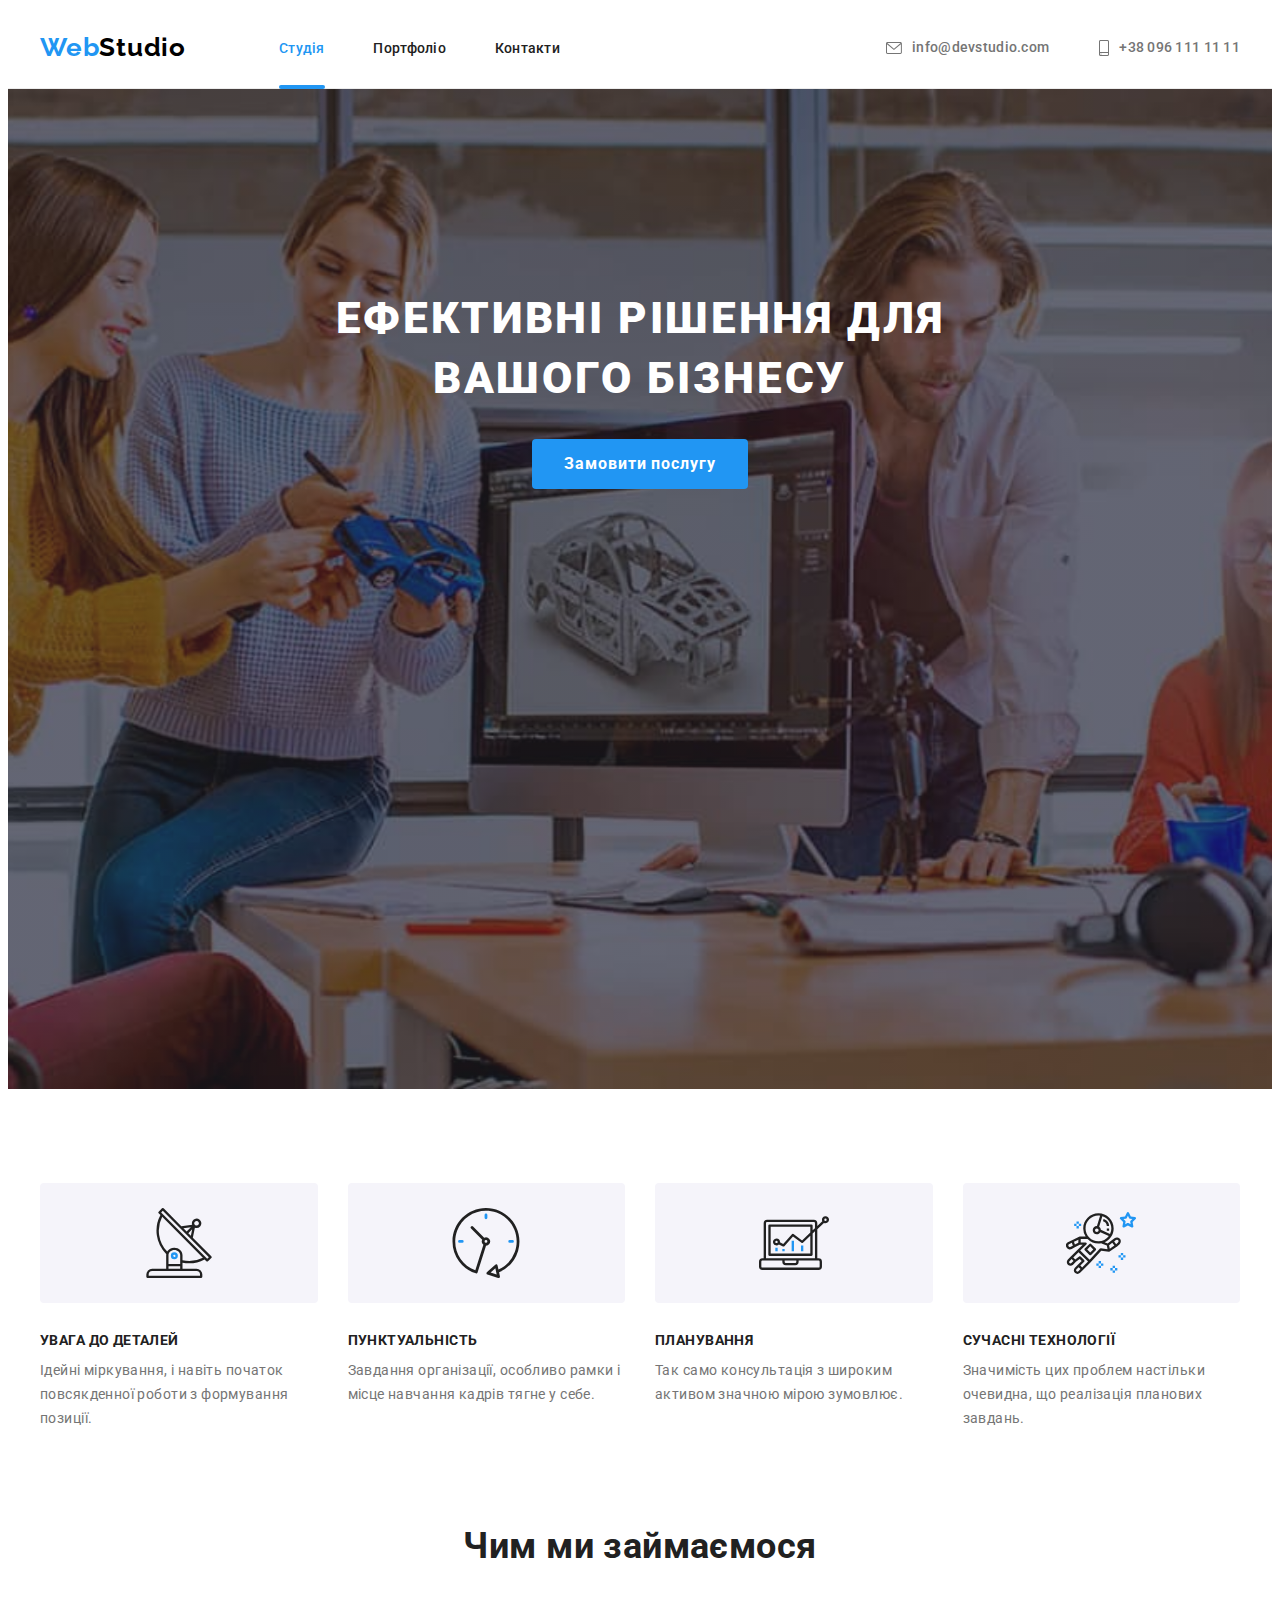
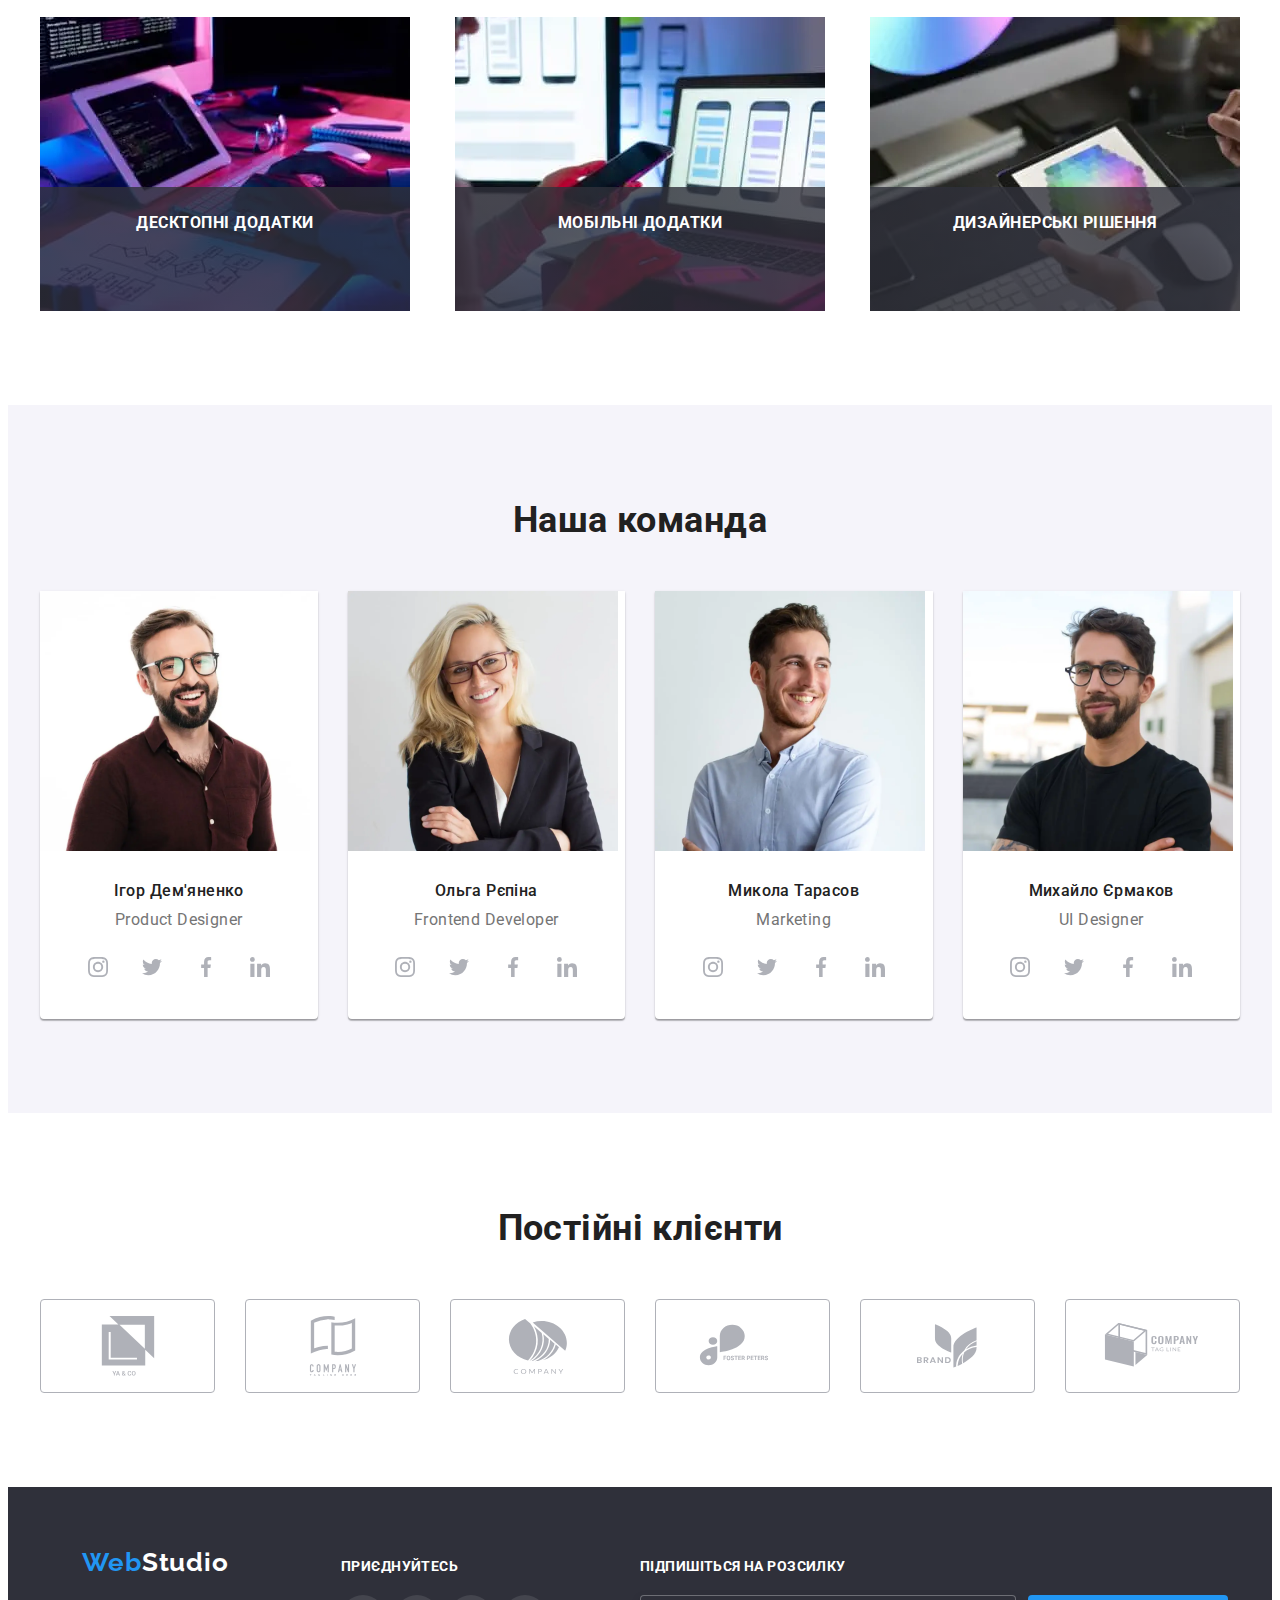
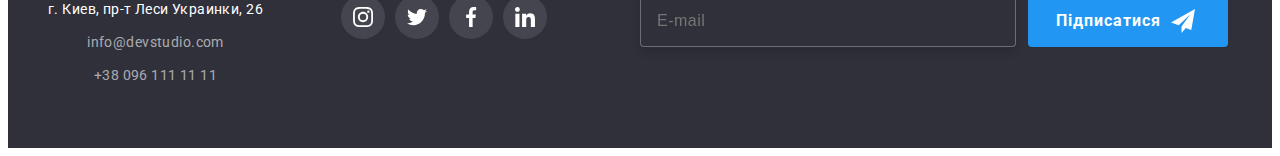
<file: index.html>
<!doctype html>
<html lang="uk">

<head>
    <meta charset="utf-8">
    <meta name="viewport" content="width=device-width, initial-scale=1.0">
    <title>Студія</title>
    <link rel="stylesheet" href="https://cdn.jsdelivr.net/npm/swiper/swiper-bundle.min.css" />
    <link rel="preconnect" href="https://fonts.googleapis.com">
    <link rel="preconnect" href="https://fonts.gstatic.com" crossorigin>
    <link
        href="https://fonts.googleapis.com/css2?family=Oleo+Script&family=Raleway:wght@700&family=Roboto:wght@400;500;700;900&display=swap"
        rel="stylesheet">
    <link rel="stylesheet" href="https://cdnjs.cloudflare.com/ajax/libs/modern-normalize/1.1.0/modern-normalize.min.css"
        integrity="sha512-wpPYUAdjBVSE4KJnH1VR1HeZfpl1ub8YT/NKx4PuQ5NmX2tKuGu6U/JRp5y+Y8XG2tV+wKQpNHVUX03MfMFn9Q=="
        crossorigin="anonymous" referrerpolicy="no-referrer">
    <link rel="stylesheet" href="./css/main.min.css">
</head>

<body>

    <header class="header">
        <div class="header__container container">
            <nav class="nav">
                <a class="logo logo--header link" href="./index.html" lang="en">
                    <span class="logo__accent">Web</span>Studio
                </a>
                <ul class="nav__list list">
                    <li class="nav__item">
                        <a class="nav__link link accent" href="./index.html">Студія</a>
                    </li>
                    <li class="nav__item">
                        <a class="nav__link link" href="./portfolio.html">Портфоліо</a>
                    </li>
                    <li class="nav__item">
                        <a class="nav__link link" href="#">Контакти</a>
                    </li>
                </ul>
            </nav>

            <ul class="contacts list">
                <li class="contacts__item">
                    <a class="contacts__link link" href="mailto:info@devstudio.com">
                        <svg class="contacts__icon" width="16" height="12">
                            <use href="./images/icons.svg#icon-header-envelope"></use>
                        </svg>info@devstudio.com</a>
                </li>
                <li class="contacts__item">
                    <a class="contacts__link link" href="tel:+380961111111">
                        <svg class="contacts__icon" width="10" height="16">
                            <use href="./images/icons.svg#icon-header-smartphone"></use>
                        </svg> +38 096 111 11 11</a>
                </li>
            </ul>
            <button class="menu__open" type="button" data-menu-open>
                <svg width="40" height="40">
                    <use href="./images/icons.svg#icon-menu"></use>
                </svg>
            </button>
        </div>
    </header>

    <main>
        <section class="hero">
            <h1 class="hero__title">Ефективні рішення для вашого бізнесу</h1>
            <button class="hero__button button" type="button" data-modal-open>Замовити послугу</button>
        </section>
        <section class="features section">
            <h2 class="visually-hidden">Наші переваги</h2>
            <ul class="features__list list container">
                <li class="features__item">
                    <div class="features__container">
                        <svg class="features__icon" width="70" height="70">
                            <use href="./images/icons.svg#icon-features-antenna"></use>
                        </svg>
                    </div>
                    <h3 class="features__title">увага до деталей</h3>
                    <p class="features__text">Ідейні міркування, і навіть початок повсякденної роботи з
                        формування
                        позиції.</p>
                </li>
                <li class="features__item">
                    <div class="features__container">
                        <svg class="features__icon" width="70" height="70">
                            <use href="./images/icons.svg#icon-features-clock"></use>
                        </svg>
                    </div>
                    <h3 class="features__title">пунктуальність</h3>
                    <p class="features__text">Завдання організації, особливо рамки і місце навчання кадрів тягне у
                        себе.</p>
                </li>
                <li class="features__item">
                    <div class="features__container">
                        <svg class="features__icon" width="70" height="70">
                            <use href="./images/icons.svg#icon-features-diagram"></use>
                        </svg>
                    </div>
                    <h3 class="features__title">планування</h3>
                    <p class="features__text">Так само консультація з широким активом значною мірою зумовлює.</p>
                </li>
                <li class="features__item">
                    <div class="features__container">
                        <svg class="features__icon" width="70" height="70">
                            <use href="./images/icons.svg#icon-features-astronaut"></use>
                        </svg>
                    </div>
                    <h3 class="features__title">сучасні технології</h3>
                    <p class="features__text">Значимість цих проблем настільки очевидна, що реалізація планових
                        завдань.</p>
                </li>
            </ul>
        </section>
        <section class="doing section">
            <div class="container">
                <h2 class="title title--margin">Чим ми займаємося</h2>
                <ul class="doing__list list">
                    <li class="doing__item">
                        <picture>
                            <source srcset="./images/Desktop/doing1.webp 1x, ./images/Desktop/doing1-2x.webp 2x"
                                type="image/webp">
                            <img srcset="./images/Desktop/doing1.jpg 1x, ./images/Desktop/doing1-2x.jpg 2x"
                                src="./images/Desktop/doing1.jpg"
                                alt="людина працює за компьютером з алгорітмом на папері" width="370" height="294">
                        </picture>
                        <h3 class="doing__text">Десктопні додатки</h3>
                    </li>
                    <li class="doing__item">
                        <picture>
                            <source srcset="./images/Desktop/doing2.webp 1x, ./images/Desktop/doing2-2x.webp 2x"
                                type="image/webp">
                            <img srcset="./images/Desktop/doing2.jpg 1x, ./images/Desktop/doing2-2x.jpg 2x"
                                src="./images/Desktop/doing2.jpg" alt="людина працює за компьютером зі смартфоном"
                                width="370" height="294">
                        </picture>
                        <h3 class="doing__text">Мобільні додатки</h3>
                    </li>
                    <li class="doing__item">
                        <picture>
                            <source srcset="./images/Desktop/doing3.webp 1x, ./images/Desktop/doing3-2x.webp 2x"
                                type="image/webp">
                            <img srcset="./images/Desktop/doing3.jpg 1x, ./images/Desktop/doing3-2x.jpg 2x"
                                src="./images/Desktop/doing3.jpg" alt="людина працює за компьютером з планшетом"
                                width="370" height="294">
                        </picture>
                        <h3 class="doing__text">Дизайнерські рішення</h3>
                    </li>
                </ul>
            </div>
        </section>
        <section class="team section">
            <div class="container">
                <h2 class="title title--margin">Наша команда</h2>
                <ul class="team__list list">
                    <li class="team__item">
                        <picture>
                            <source srcset='./images/Desktop/teamcard1.webp 1x, ./images/Desktop/teamcard1@2x.webp 2x'
                                media='(min-width: 1200px)' type='image/webp' width="270" height="260">
                            <source srcset='./images/Desktop/teamcard1.jpg 1x, ./images/Desktop/teamcard1@2x.jpg 2x'
                                media='(min-width: 1200px)' type='image/jpeg' width="270" height="260">
                            <source srcset='./images/Tablet/teamcard1.webp 1x, ./images/Tablet/teamcard1@2x.webp 2x'
                                media='(min-width: 768px)' type='image/webp' width="354" height="374">
                            <source srcset='./images/Tablet/teamcard1.jpg 1x, ./images/Tablet/teamcard1@2x.jpg 2x'
                                media='(min-width: 768px)' type='image/jpeg' width="354" height="374">
                            <source srcset='./images/Mobile/teamcard1.webp 1x, ./images/Mobile/teamcard1@2x.webp 2x'
                                media='(max-width: 767px)' type='image/webp' width="450" height="460">
                            <source srcset='./images/Mobile/teamcard1.jpg 1x, ./images/Mobile/teamcard1@2x.jpg 2x'
                                media='(max-width: 767px)' type='image/jpeg' width="450" height="460">
                            <img src="./images/Desktop/teamcard1.jpg" alt="усміхнений чоловік в окулярах" width="270"
                                height="260">
                        </picture>
                        <div class="team__card">
                            <h3 class="team__title">Ігор Дем'яненко</h3>
                            <p class="team__job" lang="en">Product Designer</p>
                            <ul class="cos cos--team">
                                <li class="list">
                                    <a href="#" class="cos__link link">
                                        <svg class="cos__icon" width="20" height="20">
                                            <use href="./images/icons.svg#icon-instagram"></use>
                                        </svg>
                                    </a>
                                </li>
                                <li class="list">
                                    <a href="#" class="cos__link link">
                                        <svg class="cos__icon" width="20" height="20">
                                            <use href="./images/icons.svg#icon-twitter"></use>
                                        </svg>
                                    </a>
                                </li>
                                <li class="list">
                                    <a href="#" class="cos__link link">
                                        <svg class="cos__icon" width="20" height="20">
                                            <use href="./images/icons.svg#icon-facebook"></use>
                                        </svg>
                                    </a>
                                </li>
                                <li class="list">
                                    <a href="#" class="cos__link link">
                                        <svg class="cos__icon" width="20" height="20">
                                            <use href="./images/icons.svg#icon-linkedin"></use>
                                        </svg>
                                    </a>
                                </li>
                            </ul>
                        </div>
                    </li>
                    <li class="team__item">
                        <picture>
                            <source srcset='./images/Desktop/teamcard2.webp 1x, ./images/Desktop/teamcard2@2x.webp 2x'
                                media='(min-width: 1200px)' type='image/webp' width="270" height="260">
                            <source srcset='./images/Desktop/teamcard2.jpg 1x, ./images/Desktop/teamcard2@2x.jpg 2x'
                                media='(min-width: 1200px)' type='image/jpeg' width="270" height="260">
                            <source srcset='./images/Tablet/teamcard2.webp 1x, ./images/Tablet/teamcard2@2x.webp 2x'
                                media='(min-width: 768px)' type='image/webp' width="354" height="374">
                            <source srcset='./images/Tablet/teamcard2.jpg 1x, ./images/Tablet/teamcard2@2x.jpg 2x'
                                media='(min-width: 768px)' type='image/jpeg' width="354" height="374">
                            <source srcset='./images/Mobile/teamcard2.webp 1x, ./images/Mobile/teamcard2@2x.webp 2x'
                                media='(max-width: 767px)' type='image/webp' width="450" height="460">
                            <source srcset='./images/Mobile/teamcard2.jpg 1x, ./images/Mobile/teamcard2@2x.jpg 2x'
                                media='(max-width: 767px)' type='image/jpeg' width="450" height="460">
                            <img src="./images/Desktop/teamcard2.jpg" alt="усміхнена жінка в окулярах" width="270"
                                height="260">
                        </picture>
                        <div class="team__card">
                            <h3 class="team__title">Ольга Рєпіна</h3>
                            <p class="team__job" lang="en">Frontend Developer</p>
                            <ul class="cos cos--team">
                                <li class="list">
                                    <a href="#" class="cos__link link">
                                        <svg class="cos__icon" width="20" height="20">
                                            <use href="./images/icons.svg#icon-instagram"></use>
                                        </svg>
                                    </a>
                                </li>
                                <li class="list">
                                    <a href="#" class="cos__link link">
                                        <svg class="cos__icon" width="20" height="20">
                                            <use href="./images/icons.svg#icon-twitter"></use>
                                        </svg>
                                    </a>
                                </li>
                                <li class="list">
                                    <a href="#" class="cos__link link">
                                        <svg class="cos__icon" width="20" height="20">
                                            <use href="./images/icons.svg#icon-facebook"></use>
                                        </svg>
                                    </a>
                                </li>
                                <li class="list">
                                    <a href="#" class="cos__link link">
                                        <svg class="cos__icon" width="20" height="20">
                                            <use href="./images/icons.svg#icon-linkedin"></use>
                                        </svg>
                                    </a>
                                </li>
                            </ul>
                        </div>
                    </li>
                    <li class="team__item">
                        <picture>
                            <source srcset='./images/Desktop/teamcard3.webp 1x, ./images/Desktop/teamcard3@2x.webp 2x'
                                media='(min-width: 1200px)' type='image/webp' width="270" height="260">
                            <source srcset='./images/Desktop/teamcard3.jpg 1x, ./images/Desktop/teamcard3@2x.jpg 2x'
                                media='(min-width: 1200px)' type='image/jpeg' width="270" height="260">
                            <source srcset='./images/Tablet/teamcard3.webp 1x, ./images/Tablet/teamcard3@2x.webp 2x'
                                media='(min-width: 768px)' type='image/webp' width="354" height="374">
                            <source srcset='./images/Tablet/teamcard3.jpg 1x, ./images/Tablet/teamcard3@2x.jpg 2x'
                                media='(min-width: 768px)' type='image/jpeg' width="354" height="374">
                            <source srcset='./images/Mobile/teamcard3.webp 1x, ./images/Mobile/teamcard3@2x.webp 2x'
                                media='(max-width: 767px)' type='image/webp' width="450" height="460">
                            <source srcset='./images/Mobile/teamcard3.jpg 1x, ./images/Mobile/teamcard3@2x.jpg 2x'
                                media='(max-width: 767px)' type='image/jpeg' width="450" height="460">
                            <img src="./images/Desktop/teamcard3.jpg" alt="усміхнений чоловік" width="270" height="260">
                        </picture>
                        <div class="team__card">
                            <h3 class="team__title">Микола Тарасов</h3>
                            <p class="team__job" lang="en">Marketing</p>
                            <ul class="cos cos--team">
                                <li class="list">
                                    <a href="#" class="cos__link link">
                                        <svg class="cos__icon" width="20" height="20">
                                            <use href="./images/icons.svg#icon-instagram"></use>
                                        </svg>
                                    </a>
                                </li>
                                <li class="list">
                                    <a href="#" class="cos__link link">
                                        <svg class="cos__icon" width="20" height="20">
                                            <use href="./images/icons.svg#icon-twitter"></use>
                                        </svg>
                                    </a>
                                </li>
                                <li class="list">
                                    <a href="#" class="cos__link link">
                                        <svg class="cos__icon" width="20" height="20">
                                            <use href="./images/icons.svg#icon-facebook"></use>
                                        </svg>
                                    </a>
                                </li>
                                <li class="list">
                                    <a href="#" class="cos__link link">
                                        <svg class="cos__icon" width="20" height="20">
                                            <use href="./images/icons.svg#icon-linkedin"></use>
                                        </svg>
                                    </a>
                                </li>
                            </ul>
                        </div>
                    </li>
                    <li class="team__item">
                        <picture>
                            <source srcset='./images/Desktop/teamcard4.webp 1x, ./images/Desktop/teamcard4@2x.webp 2x'
                                media='(min-width: 1200px)' type='image/webp' width="270" height="260">
                            <source srcset='./images/Desktop/teamcard4.jpg 1x, ./images/Desktop/teamcard4@2x.jpg 2x'
                                media='(min-width: 1200px)' type='image/jpeg' width="270" height="260">
                            <source srcset='./images/Tablet/teamcard4.webp 1x, ./images/Tablet/teamcard4@2x.webp 2x'
                                media='(min-width: 768px)' type='image/webp' width="354" height="374">
                            <source srcset='./images/Tablet/teamcard4.jpg 1x, ./images/Tablet/teamcard4@2x.jpg 2x'
                                media='(min-width: 768px)' type='image/jpeg' width="354" height="374">
                            <source srcset='./images/Mobile/teamcard4.webp 1x, ./images/Mobile/teamcard4@2x.webp 2x'
                                media='(max-width: 767px)' type='image/webp' width="450" height="460">
                            <source srcset='./images/Mobile/teamcard4.jpg 1x, ./images/Mobile/teamcard4@2x.jpg 2x'
                                media='(max-width: 767px)' type='image/jpeg' width="450" height="460">
                            <img src="./images/Desktop/teamcard4.jpg" alt="усміхнений чоловік в окулярах" width="270"
                                height="260">
                        </picture>
                        <div class="team__card">
                            <h3 class="team__title">Михайло Єрмаков</h3>
                            <p class="team__job" lang="en">UI Designer</p>
                            <ul class="cos cos--team">
                                <li class="list">
                                    <a href="#" class="cos__link link">
                                        <svg class="cos__icon" width="20" height="20">
                                            <use href="./images/icons.svg#icon-instagram"></use>
                                        </svg>
                                    </a>
                                </li>
                                <li class="list">
                                    <a href="#" class="cos__link link">
                                        <svg class="cos__icon" width="20" height="20">
                                            <use href="./images/icons.svg#icon-twitter"></use>
                                        </svg>
                                    </a>
                                </li>
                                <li class="list">
                                    <a href="#" class="cos__link link">
                                        <svg class="cos__icon" width="20" height="20">
                                            <use href="./images/icons.svg#icon-facebook"></use>
                                        </svg>
                                    </a>
                                </li>
                                <li class="list">
                                    <a href="#" class="cos__link link">
                                        <svg class="cos__icon" width="20" height="20">
                                            <use href="./images/icons.svg#icon-linkedin"></use>
                                        </svg>
                                    </a>
                                </li>
                            </ul>
                        </div>
                    </li>
                </ul>
            </div>
        </section>
        <section class="section">
            <div class="container">
                <h2 class="title title--margin">Постійні клієнти</h2>
                <ul class="clients list">
                    <li class="clients__item">
                        <a href="#" class="clients__link">
                            <svg class="clients__logo" width="106" height="60">
                                <use href="./images/icons.svg#icon-client-first"></use>
                            </svg>
                        </a>
                    </li>
                    <li class="clients__item">
                        <a href="#" class="clients__link">
                            <svg class="clients__logo" width="106" height="60">
                                <use href="./images/icons.svg#icon-client-second"></use>
                            </svg>
                        </a>
                    </li>
                    <li class="clients__item">
                        <a href="#" class="clients__link">
                            <svg class="clients__logo" width="106" height="60">
                                <use href="./images/icons.svg#icon-client-third"></use>
                            </svg>
                        </a>
                    </li>
                    <li class="clients__item">
                        <a href="#" class="clients__link">
                            <svg class="clients__logo" width="106" height="60">
                                <use href="./images/icons.svg#icon-client-forth"></use>
                            </svg>
                        </a>
                    </li>
                    <li class="clients__item">
                        <a href="#" class="clients__link">
                            <svg class="clients__logo" width="106" height="60">
                                <use href="./images/icons.svg#icon-client-fifth"></use>
                            </svg>
                        </a>
                    </li>
                    <li class="clients__item">
                        <a href="#" class="clients__link">
                            <svg class="clients__logo" width="106" height="60">
                                <use href="./images/icons.svg#icon-client-sixth"></use>
                            </svg>
                        </a>
                    </li>
                </ul>

            </div>
        </section>
    </main>

    <footer class="footer">
        <div class="footer__container container">
            <div class="footer__combiner">
                <div class="footer__address">
                    <a class="logo logo--opposite link" href="./index.html" lang="en">
                        <span class="logo__accent">Web</span>Studio
                    </a>
                    <address class="address">
                        <ul class="list">
                            <li class="address__item"><a class="address__contact address__contact--first link"
                                    href="https://goo.gl/maps/CPtrU1FHBa2aNyZL9" target="_blank"
                                    rel="noopener noreferrer nofollow">г.
                                    Киев,
                                    пр-т Леси
                                    Украинки, 26</a></li>
                            <li class="address__item"><a class="address__contact link"
                                    href="mailto:info@devstudio.com">info@devstudio.com</a></li>
                            <li class="address__item"><a class="address__contact link" href="tel:+380961111111">+38
                                    096
                                    111
                                    11
                                    11</a>
                            </li>
                        </ul>
                    </address>
                </div>
                <div class="footer__cos">
                    <p class="footer__appeal">приєднуйтесь</p>
                    <ul class="cos">
                        <li class="list">
                            <a href="#" class="cos__link cos__link--footer-color link">
                                <svg class="cos__icon cos__icon--change-fill" width="20" height="20">
                                    <use href="./images/icons.svg#icon-instagram"></use>
                                </svg>
                            </a>
                        </li>
                        <li class="list">
                            <a href="#" class="cos__link cos__link--footer-color link">
                                <svg class="cos__icon cos__icon--change-fill" width="20" height="20">
                                    <use href="./images/icons.svg#icon-twitter"></use>
                                </svg>
                            </a>
                        </li>
                        <li class="list">
                            <a href="#" class="cos__link cos__link--footer-color link">
                                <svg class="cos__icon cos__icon--change-fill" width="20" height="20">
                                    <use href="./images/icons.svg#icon-facebook"></use>
                                </svg>
                            </a>
                        </li>
                        <li class="list">
                            <a href="#" class="cos__link cos__link--footer-color link">
                                <svg class="cos__icon cos__icon--change-fill" width="20" height="20">
                                    <use href="./images/icons.svg#icon-linkedin"></use>
                                </svg>
                            </a>
                        </li>
                    </ul>
                </div>
            </div>
            <form class="footer__form">
                <p class="footer__appeal">Підпишіться на розсилку</p>
                <div class="footer__label">
                    <input class="footer__input" type="email" name="mail" placeholder="E-mail">
                    <button class="footer__button button" type="submit">Підписатися
                        <svg class="footer__icon" width="24" height="24">
                            <use href="./images/icons.svg#icon-send"></use>
                        </svg>
                    </button>
                </div>
            </form>
        </div>
    </footer>
    <div class="backdrop is-hidden" data-modal>
        <div class="modal">
            <button class="modal__close" type="button" data-modal-close>
                <svg width="11" height="11">
                    <use href="./images/icons.svg#icon-cross"></use>
                </svg>
            </button>
            <form class="modal__form">
                <p class="modal__appeal">Залиште свої дані, ми вам передзвонимо</p>
                <ul class="modal__list list">
                    <li class="modal__item">
                        <label for="modal-imput-name">
                            <span>Ім'я</span>
                        </label>
                        <span class="modal__wrap">
                            <input class="modal__input" type="text" name="name" id="modal-imput-name" placeholder=" ">
                            <svg class="modal__icon" width="18" height="18">
                                <use href="./images/icons.svg#icon-person"></use>
                            </svg>
                        </span>
                    </li>
                    <li class="modal__item">
                        <label for="modal-imput-tel">
                            <span>Телефон</span>
                        </label>
                        <span class="modal__wrap">
                            <input class="modal__input" type="tel" name="tel" id="modal-imput-tel" placeholder=" ">
                            <svg class="modal__icon" width="18" height="18">
                                <use href="./images/icons.svg#icon-phone"></use>
                            </svg>
                        </span>
                    </li>
                    <li class="modal__item">
                        <label for="modal-imput-email">
                            <span>Пошта</span>
                        </label>
                        <span class="modal__wrap">
                            <input class="modal__input" type="email" name="email" id="modal-imput-email"
                                placeholder=" ">
                            <svg class="modal__icon" width="18" height="18">
                                <use href="./images/icons.svg#icon-email"></use>
                            </svg>
                        </span>
                    </li>
                    <li class="modal__item">
                        <label for="modal-imput-comment">
                            <span>Коментар</span>
                        </label>
                        <textarea class="modal__input" name="comment" id="modal-imput-comment"
                            placeholder="Введіть текст"></textarea>
                    </li>
                </ul>
                <div class="check">
                    <input class="check__imput visually-hidden" type="checkbox" name="privacy" value="true"
                        id="privacy">
                    <label class="check__text" for="privacy">
                        <span class="check__wrap">
                            <svg class="check__icon" width="16" height="15">
                                <use href="./images/icons.svg#icon-check1"></use>
                            </svg>
                        </span>
                        <span>Погоджуюся з розсилкою та приймаю
                            <a class="check__link" href="#">Умови договору</a>
                        </span>
                    </label>
                </div>
                <button class="modal__btn--send button" type="submit">Відправити
                </button>
            </form>
        </div>
    </div>
    <div class="backdrop is-hidden" data-menu>
        <div class="menu">
            <button class="menu__close" type="button" data-menu-close>
                <svg width="11" height="11">
                    <use href="./images/icons.svg#icon-close_24px"></use>
                </svg>
            </button>
            <ul class="nav__list nav__list--menu list">
                <li class="nav__item nav__item--menu">
                    <a class="nav__link nav__link--menu link" href="./index.html">Студія</a>
                </li>
                <li class="nav__item nav__item--menu">
                    <a class="nav__link nav__link--menu link" href="./portfolio.html">Портфоліо</a>
                </li>
                <li class="nav__item nav__item--menu">
                    <a class="nav__link nav__link--menu link" href="#">Контакти</a>
                </li>
            </ul>
            <div>
                <ul class="contacts contacts--menu list">
                    <li class="contacts__item">
                        <a class="contacts__link contacts__link--menu-tel link" href="tel:+380961111111">+38 096 111 11
                            11</a>
                    </li>
                    <li class="contacts__item">
                        <a class="contacts__link contacts__link--menu link"
                            href="mailto:info@devstudio.com">info@devstudio.com</a>
                    </li>
                </ul>
                <ul class="cos-menu list">
                    <li class="cos-menu__item">
                        <a href="#" class="cos-menu__link link">Instagram</a>
                    </li>
                    <li class="cos-menu__item">
                        <a href="#" class="cos-menu__link link">Twitter</a>
                    </li>
                    <li class="cos-menu__item">
                        <a href="#" class="cos-menu__link link">Facebook</a>
                    </li>
                    <li class="cos-menu__item">
                        <a href="#" class="cos-menu__link link">LinkedIn</a>
                    </li>
                </ul>
            </div>
        </div>
    </div>
    <script src="./js/modal.js"></script>
    <script src="./js/mobile-menu.js"></script>
</body>

</html>
</file>
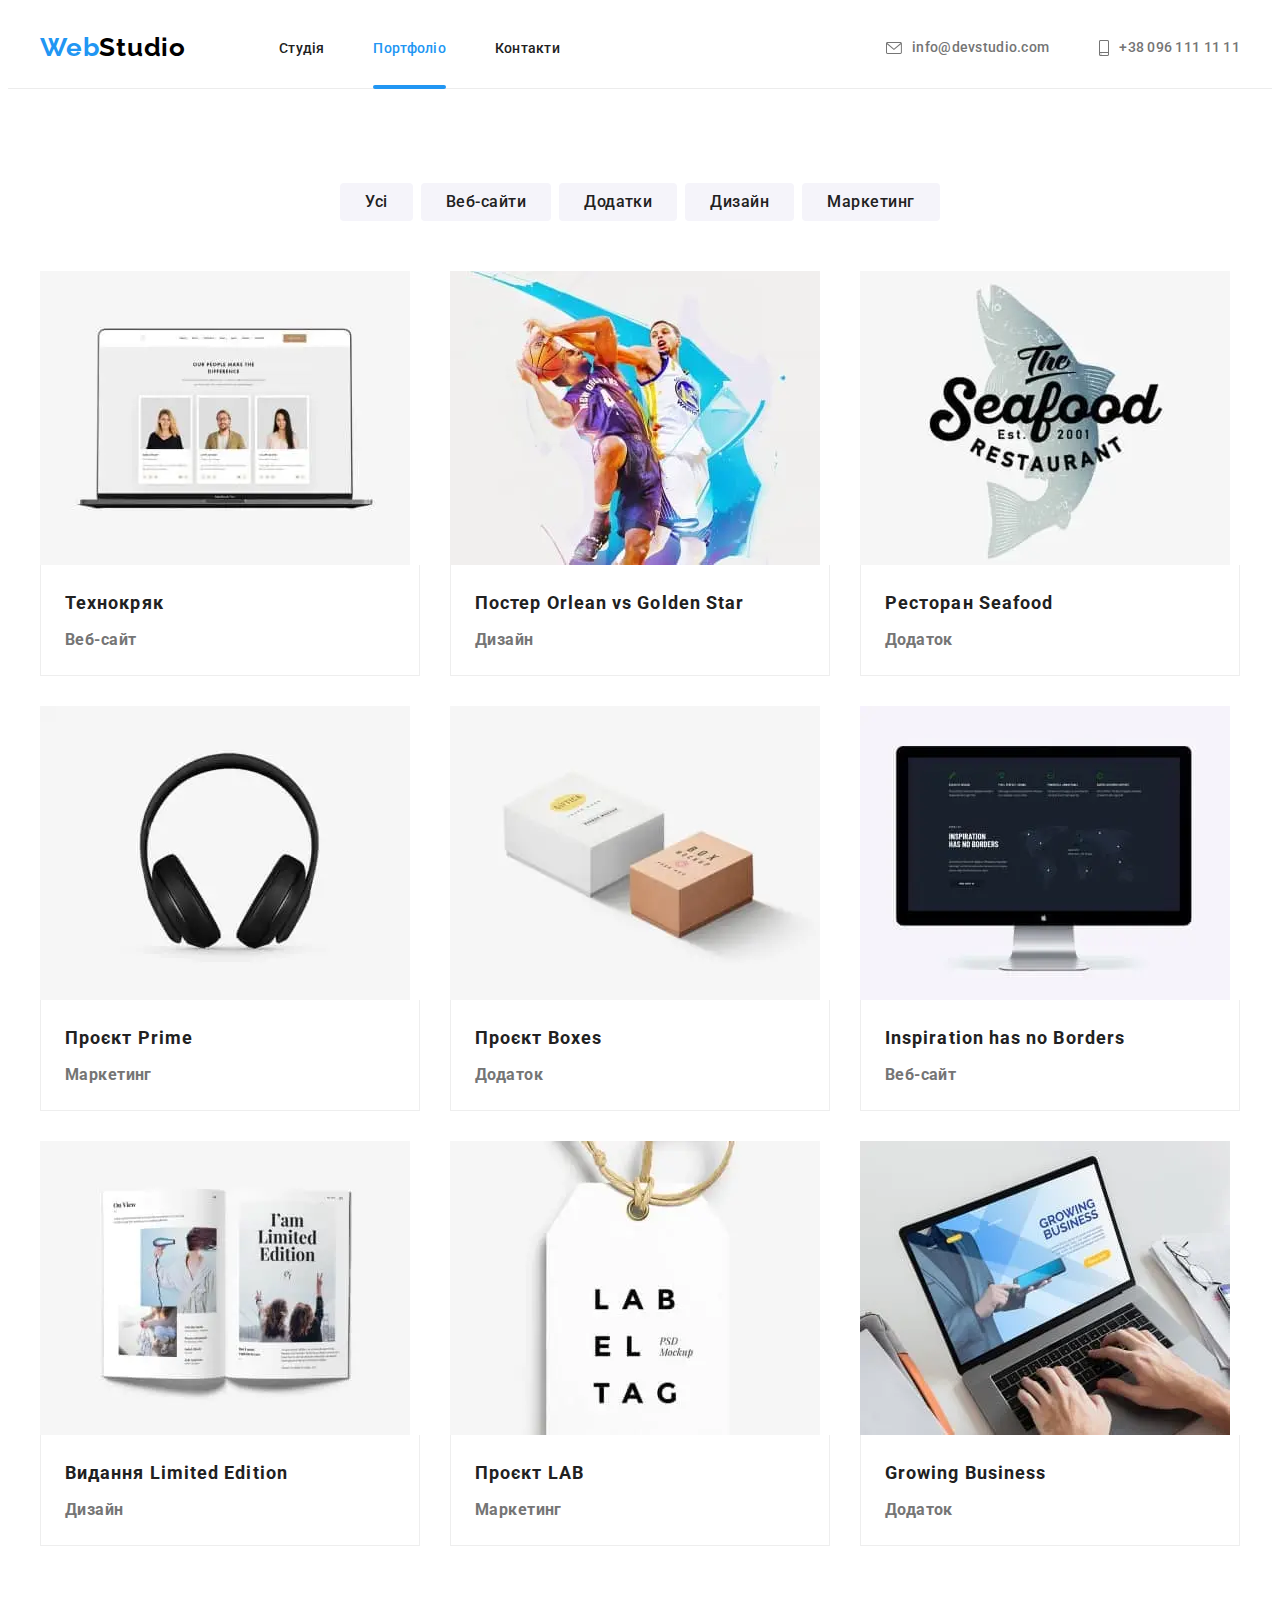
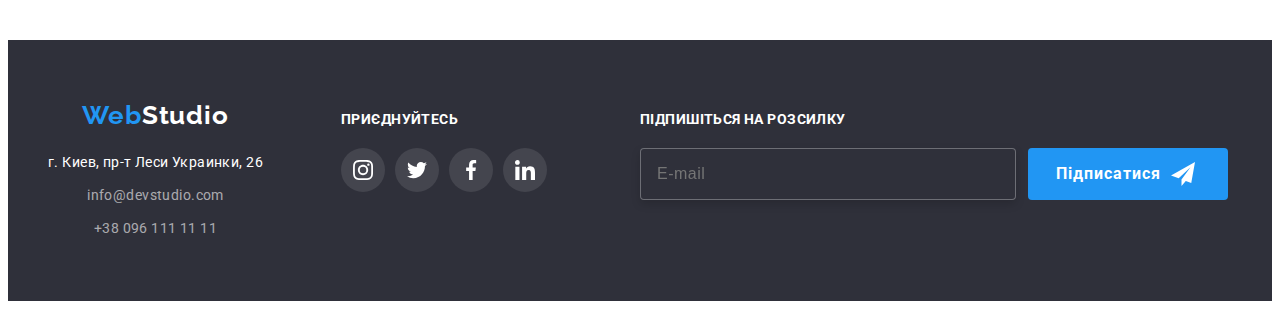
<file: portfolio.html>
<!DOCTYPE html>
<html lang="uk">

<head>
    <meta charset="UTF-8">
    <meta http-equiv="X-UA-Compatible" content="IE=edge">
    <meta name="viewport" content="width=device-width, initial-scale=1.0">
    <title>Портфоліо</title>
    <link rel="preconnect" href="https://fonts.googleapis.com">
    <link rel="preconnect" href="https://fonts.gstatic.com" crossorigin>
    <link
        href="https://fonts.googleapis.com/css2?family=Oleo+Script&family=Raleway:wght@700&family=Roboto:wght@400;500;700;900&display=swap"
        rel="stylesheet">
    <link rel="stylesheet" href="https://cdnjs.cloudflare.com/ajax/libs/modern-normalize/1.1.0/modern-normalize.min.css"
        integrity="sha512-wpPYUAdjBVSE4KJnH1VR1HeZfpl1ub8YT/NKx4PuQ5NmX2tKuGu6U/JRp5y+Y8XG2tV+wKQpNHVUX03MfMFn9Q=="
        crossorigin="anonymous" referrerpolicy="no-referrer">
    <link rel="stylesheet" href="./css/main.min.css">
</head>

<body>
    <header class="header">
        <div class="header__container container">
            <nav class="nav">
                <a class="logo logo--header link" href="./index.html" lang="en">
                    <span class="logo__accent">Web</span>Studio
                </a>
                <ul class="nav__list list">
                    <li class="nav__item">
                        <a class="nav__link link" href="./index.html">Студія</a>
                    </li>
                    <li class="nav__item">
                        <a class="nav__link link accent" href="./portfolio.html">Портфоліо</a>
                    </li>
                    <li class="nav__item">
                        <a class="nav__link link" href="#">Контакти</a>
                    </li>
                </ul>
            </nav>

            <ul class="contacts list">
                <li class="contacts__item">
                    <a class="contacts__link link" href="mailto:info@devstudio.com">
                        <svg class="contacts__icon" width="16" height="12">
                            <use href="./images/icons.svg#icon-header-envelope"></use>
                        </svg>info@devstudio.com</a>
                </li>
                <li class="contacts__item">
                    <a class="contacts__link link" href="tel:+380961111111">
                        <svg class="contacts__icon" width="10" height="16">
                            <use href="./images/icons.svg#icon-header-smartphone"></use>
                        </svg> +38 096 111 11 11</a>
                </li>
            </ul>
            <button class="menu__open" type="button" data-menu-open>
                <svg width="40" height="40">
                    <use href="./images/icons.svg#icon-menu"></use>
                </svg>
            </button>
        </div>
    </header>

    <main>
        <section class="section">
            <div class="container">
                <!-- прихований заголовок -->
                <h1 class="visually-hidden">Приклади робіт</h1>
                <ul class="filter list">
                    <li class="filter__item"><button class="filter__btn button" type="button">Усі</button></li>
                    <li class="filter__item"><button class="filter__btn button" type="button">Веб-сайти</button></li>
                    <li class="filter__item"><button class="filter__btn button" type="button">Додатки</button></li>
                    <li class="filter__item"><button class="filter__btn button" type="button">Дизайн</button></li>
                    <li class="filter__item"><button class="filter__btn button" type="button">Маркетинг</button></li>
                </ul>
                <ul class="examples list">
                    <li class="examples__item"><a class="link" href="#">
                            <div class="examples__img">
                                <picture>
                                    <source
                                        srcset='./images/Desktop/1webdesign.webp 1x, ./images/Desktop/1webdesign@2x.webp 2x'
                                        media='(min-width: 1200px)' type='image/webp'>
                                    <source
                                        srcset='./images/Desktop/1webdesign.jpg 1x, ./images/Desktop/1webdesign@2x.jpg 2x'
                                        media='(min-width: 1200px)' type='image/jpeg'>
                                    <source
                                        srcset='./images/Tablet/1webdesign.webp 1x, ./images/Tablet/1webdesign@2x.webp 2x'
                                        media='(min-width: 768px)' type='image/webp' width="354" height="294">
                                    <source
                                        srcset='./images/Tablet/1webdesign.jpg 1x, ./images/Tablet/1webdesign@2x.jpg 2x'
                                        media='(min-width: 768px)' type='image/jpeg' width="354" height="294">
                                    <source
                                        srcset='./images/Mobile/1webdesign.webp 1x, ./images/Mobile/1webdesign@2x.webp 2x'
                                        media='(max-width: 767px)' type='image/webp' width="450" height="294">
                                    <source
                                        srcset='./images/Mobile/1webdesign.jpg 1x, ./images/Mobile/1webdesign@2x.jpg 2x'
                                        media='(max-width: 767px)' type='image/jpeg' width="450" height="294">
                                    <img src="./images/Desktop/1webdesign.jpg" alt="Технокряк" width="370" height="294">
                                </picture>
                                <p class="examples__discription">Ресурс пропонує комплексні пропозиції з різним рівнем
                                    функціоналу та сервісів. Все це дозволить відвідувачу отримати
                                    вичерпні відомості про компанію чи приватну особу.</p>
                            </div>
                            <div class="examples__card">
                                <h2 class="examples__title">Технокряк</h2>
                                <h3 class="examples__text">Веб-сайт</h3>
                            </div>
                        </a>
                    </li>
                    <li class="examples__item"><a class="link" href="#">
                            <div class="examples__img">
                                <picture>
                                    <source
                                        srcset='./images/Desktop/2design.webp 1x, ./images/Desktop/2design@2x.webp 2x'
                                        media='(min-width: 1200px)' type='image/webp'>
                                    <source srcset='./images/Desktop/2design.jpg 1x, ./images/Desktop/2design@2x.jpg 2x'
                                        media='(min-width: 1200px)' type='image/jpeg'>
                                    <source srcset='./images/Tablet/2design.webp 1x, ./images/Tablet/2design@2x.webp 2x'
                                        media='(min-width: 768px)' type='image/webp' width="354" height="294">
                                    <source srcset='./images/Tablet/2design.jpg 1x, ./images/Tablet/2design@2x.jpg 2x'
                                        media='(min-width: 768px)' type='image/jpeg' width="354" height="294">
                                    <source srcset='./images/Mobile/2design.webp 1x, ./images/Mobile/2design@2x.webp 2x'
                                        media='(max-width: 767px)' type='image/webp' width="450" height="294">
                                    <source srcset='./images/Mobile/2design.jpg 1x, ./images/Mobile/2design@2x.jpg 2x'
                                        media='(max-width: 767px)' type='image/jpeg' width="450" height="294">
                                    <img src="./images/Desktop/2design.jpg" alt="Orlean vs Golden Star" width="370"
                                        height="294">
                                </picture>
                                <p class="examples__discription">Ресурс пропонує комплексні пропозиції з різним рівнем
                                    функціоналу та сервісів. Все це дозволить відвідувачу отримати
                                    вичерпні відомості про компанію чи приватну особу.</p>
                            </div>
                            <div class="examples__card">
                                <h2 class="examples__title">Постер <span lang="en">Orlean vs Golden Star</span>
                                </h2>
                                <h3 class="examples__text">Дизайн</h3>
                            </div>
                        </a>
                    </li>
                    <li class="examples__item"><a class="link" href="#">
                            <div class="examples__img">
                                <picture>
                                    <source srcset='./images/Desktop/3appl.webp 1x, ./images/Desktop/3appl@2x.webp 2x'
                                        media='(min-width: 1200px)' type='image/webp'>
                                    <source srcset='./images/Desktop/3appl.jpg 1x, ./images/Desktop/3appl@2x.jpg 2x'
                                        media='(min-width: 1200px)' type='image/jpeg'>
                                    <source srcset='./images/Tablet/3appl.webp 1x, ./images/Tablet/3appl@2x.webp 2x'
                                        media='(min-width: 768px)' type='image/webp' width="354" height="294">
                                    <source srcset='./images/Tablet/3appl.jpg 1x, ./images/Tablet/3appl@2x.jpg 2x'
                                        media='(min-width: 768px)' type='image/jpeg' width="354" height="294">
                                    <source srcset='./images/Mobile/3appl.webp 1x, ./images/Mobile/3appl@2x.webp 2x'
                                        media='(max-width: 767px)' type='image/webp' width="450" height="294">
                                    <source srcset='./images/Mobile/3appl.jpg 1x, ./images/Mobile/3appl@2x.jpg 2x'
                                        media='(max-width: 767px)' type='image/jpeg' width="450" height="294">
                                    <img src="./images/Desktop/3appl.jpg" alt="Seafood" width="370" height="294">
                                </picture>
                                <p class="examples__discription">Ресурс пропонує комплексні пропозиції з різним рівнем
                                    функціоналу та сервісів. Все це дозволить відвідувачу отримати
                                    вичерпні відомості про компанію чи приватну особу.</p>
                            </div>
                            <div class="examples__card">
                                <h2 class="examples__title">Ресторан <span lang="en">Seafood</span></h2>
                                <h3 class="examples__text">Додаток</h3>
                            </div>
                        </a>
                    </li>
                    <li class="examples__item"><a class="link" href="#">
                            <div class="examples__img">
                                <picture>
                                    <source
                                        srcset='./images/Desktop/4marketing.webp 1x, ./images/Desktop/4marketing@2x.webp 2x'
                                        media='(min-width: 1200px)' type='image/webp'>
                                    <source
                                        srcset='./images/Desktop/4marketing.jpg 1x, ./images/Desktop/4marketing@2x.jpg 2x'
                                        media='(min-width: 1200px)' type='image/jpeg'>
                                    <source
                                        srcset='./images/Tablet/4marketing.webp 1x, ./images/Tablet/4marketing@2x.webp 2x'
                                        media='(min-width: 768px)' type='image/webp' width="354" height="294">
                                    <source
                                        srcset='./images/Tablet/4marketing.jpg 1x, ./images/Tablet/4marketing@2x.jpg 2x'
                                        media='(min-width: 768px)' type='image/jpeg' width="354" height="294">
                                    <source
                                        srcset='./images/Mobile/4marketing.webp 1x, ./images/Mobile/4marketing@2x.webp 2x'
                                        media='(max-width: 767px)' type='image/webp' width="450" height="294">
                                    <source
                                        srcset='./images/Mobile/4marketing.jpg 1x, ./images/Mobile/4marketing@2x.jpg 2x'
                                        media='(max-width: 767px)' type='image/jpeg' width="450" height="294">
                                    <img src="./images/Desktop/4marketing.jpg" alt="Prime" width="370" height="294">
                                </picture>
                                <p class="examples__discription">Ресурс пропонує комплексні пропозиції з різним рівнем
                                    функціоналу та сервісів. Все це дозволить відвідувачу отримати
                                    вичерпні відомості про компанію чи приватну особу.</p>
                            </div>
                            <div class="examples__card">
                                <h2 class="examples__title">Проєкт <span lang="en">Prime</span></h2>
                                <h3 class="examples__text">Маркетинг</h3>
                            </div>
                        </a>
                    </li>
                    <li class="examples__item"><a class="link" href="#">
                            <div class="examples__img">
                                <picture>
                                    <source srcset='./images/Desktop/5appl.webp 1x, ./images/Desktop/5appl@2x.webp 2x'
                                        media='(min-width: 1200px)' type='image/webp'>
                                    <source srcset='./images/Desktop/5appl.jpg 1x, ./images/Desktop/5appl@2x.jpg 2x'
                                        media='(min-width: 1200px)' type='image/jpeg'>
                                    <source srcset='./images/Tablet/5appl.webp 1x, ./images/Tablet/5appl@2x.webp 2x'
                                        media='(min-width: 768px)' type='image/webp' width="354" height="294">
                                    <source srcset='./images/Tablet/5appl.jpg 1x, ./images/Tablet/5appl@2x.jpg 2x'
                                        media='(min-width: 768px)' type='image/jpeg' width="354" height="294">
                                    <source srcset='./images/Mobile/5appl.webp 1x, ./images/Mobile/5appl@2x.webp 2x'
                                        media='(max-width: 767px)' type='image/webp' width="450" height="294">
                                    <source srcset='./images/Mobile/5appl.jpg 1x, ./images/Mobile/5appl@2x.jpg 2x'
                                        media='(max-width: 767px)' type='image/jpeg' width="450" height="294">
                                    <img src="./images/Desktop/5appl.jpg" alt="Boxes" width="370" height="294">
                                </picture>
                                <p class="examples__discription">Ресурс пропонує комплексні пропозиції з різним рівнем
                                    функціоналу та сервісів. Все це дозволить відвідувачу отримати
                                    вичерпні відомості про компанію чи приватну особу.</p>
                            </div>
                            <div class="examples__card">
                                <h2 class="examples__title">Проєкт <span lang="en">Boxes</span></h2>
                                <h3 class="examples__text">Додаток</h3>
                            </div>
                        </a>
                    </li>
                    <li class="examples__item"><a class="link" href="#">
                            <div class="examples__img">
                                <picture>
                                    <source
                                        srcset='./images/Desktop/6webdesign.webp 1x, ./images/Desktop/6webdesign@2x.webp 2x'
                                        media='(min-width: 1200px)' type='image/webp'>
                                    <source
                                        srcset='./images/Desktop/6webdesign.jpg 1x, ./images/Desktop/6webdesign@2x.jpg 2x'
                                        media='(min-width: 1200px)' type='image/jpeg'>
                                    <source
                                        srcset='./images/Tablet/6webdesign.webp 1x, ./images/Tablet/6webdesign@2x.webp 2x'
                                        media='(min-width: 768px)' type='image/webp' width="354" height="294">
                                    <source
                                        srcset='./images/Tablet/6webdesign.jpg 1x, ./images/Tablet/6webdesign@2x.jpg 2x'
                                        media='(min-width: 768px)' type='image/jpeg' width="354" height="294">
                                    <source
                                        srcset='./images/Mobile/6webdesign.webp 1x, ./images/Mobile/6webdesign@2x.webp 2x'
                                        media='(max-width: 767px)' type='image/webp' width="450" height="294">
                                    <source
                                        srcset='./images/Mobile/6webdesign.jpg 1x, ./images/Mobile/6webdesign@2x.jpg 2x'
                                        media='(max-width: 767px)' type='image/jpeg' width="450" height="294">
                                    <img src="./images/Desktop/6webdesign.jpg" alt="Inspiration has no Borders"
                                        width="370" height="294">
                                </picture>
                                <p class="examples__discription">Ресурс пропонує комплексні пропозиції з різним рівнем
                                    функціоналу та сервісів. Все це дозволить відвідувачу отримати
                                    вичерпні відомості про компанію чи приватну особу.</p>
                            </div>
                            <div class="examples__card">
                                <h2 class="examples__title" lang="en">Inspiration has no Borders</h2>
                                <h3 class="examples__text">Веб-сайт</h3>
                            </div>
                        </a>
                    </li>
                    <li class="examples__item"><a class="link" href="#">
                            <div class="examples__img">
                                <picture>
                                    <source
                                        srcset='./images/Desktop/7design.webp 1x, ./images/Desktop/7design@2x.webp 2x'
                                        media='(min-width: 1200px)' type='image/webp'>
                                    <source srcset='./images/Desktop/7design.jpg 1x, ./images/Desktop/7design@2x.jpg 2x'
                                        media='(min-width: 1200px)' type='image/jpeg'>
                                    <source srcset='./images/Tablet/7design.webp 1x, ./images/Tablet/7design@2x.webp 2x'
                                        media='(min-width: 768px)' type='image/webp' width="354" height="294">
                                    <source srcset='./images/Tablet/7design.jpg 1x, ./images/Tablet/7design@2x.jpg 2x'
                                        media='(min-width: 768px)' type='image/jpeg' width="354" height="294">
                                    <source srcset='./images/Mobile/7design.webp 1x, ./images/Mobile/7design@2x.webp 2x'
                                        media='(max-width: 767px)' type='image/webp' width="450" height="294">
                                    <source srcset='./images/Mobile/7design.jpg 1x, ./images/Mobile/7design@2x.jpg 2x'
                                        media='(max-width: 767px)' type='image/jpeg' width="450" height="294">
                                    <img src="./images/Desktop/7design.jpg" alt="Limited Edition" width="370"
                                        height="294">
                                </picture>
                                <p class="examples__discription">Ресурс пропонує комплексні пропозиції з різним рівнем
                                    функціоналу та сервісів. Все це дозволить відвідувачу отримати
                                    вичерпні відомості про компанію чи приватну особу.</p>
                            </div>
                            <div class="examples__card">
                                <h2 class="examples__title">Видання <span lang="en">Limited Edition</span></h2>
                                <h3 class="examples__text">Дизайн</h3>
                            </div>
                        </a>
                    </li>
                    <li class="examples__item"><a class="link" href="#">
                            <div class="examples__img">
                                <picture>
                                    <source
                                        srcset='./images/Desktop/8marketing.webp 1x, ./images/Desktop/8marketing@2x.webp 2x'
                                        media='(min-width: 1200px)' type='image/webp'>
                                    <source
                                        srcset='./images/Desktop/8marketing.jpg 1x, ./images/Desktop/8marketing@2x.jpg 2x'
                                        media='(min-width: 1200px)' type='image/jpeg'>
                                    <source
                                        srcset='./images/Tablet/8marketing.webp 1x, ./images/Tablet/8marketing@2x.webp 2x'
                                        media='(min-width: 768px)' type='image/webp' width="354" height="294">
                                    <source
                                        srcset='./images/Tablet/8marketing.jpg 1x, ./images/Tablet/8marketing@2x.jpg 2x'
                                        media='(min-width: 768px)' type='image/jpeg' width="354" height="294">
                                    <source
                                        srcset='./images/Mobile/8marketing.webp 1x, ./images/Mobile/8marketing@2x.webp 2x'
                                        media='(max-width: 767px)' type='image/webp' width="450" height="294">
                                    <source
                                        srcset='./images/Mobile/8marketing.jpg 1x, ./images/Mobile/8marketing@2x.jpg 2x'
                                        media='(max-width: 767px)' type='image/jpeg' width="450" height="294">
                                    <img src="./images/Desktop/8marketing.jpg" alt="Проєкт LAB" width="370"
                                        height="294">
                                </picture>
                                <p class="examples__discription">Ресурс пропонує комплексні пропозиції з різним рівнем
                                    функціоналу та сервісів. Все це дозволить відвідувачу отримати
                                    вичерпні відомості про компанію чи приватну особу.</p>
                            </div>
                            <div class="examples__card">
                                <h2 class="examples__title">Проєкт LAB</h2>
                                <h3 class="examples__text">Маркетинг</h3>
                            </div>
                        </a>
                    </li>
                    <li class="examples__item"><a class="link" href="#">
                            <div class="examples__img">
                                <picture>
                                    <source srcset='./images/Desktop/9appl.webp 1x, ./images/Desktop/9appl@2x.webp 2x'
                                        media='(min-width: 1200px)' type='image/webp'>
                                    <source srcset='./images/Desktop/9appl.jpg 1x, ./images/Desktop/9appl@2x.jpg 2x'
                                        media='(min-width: 1200px)' type='image/jpeg'>
                                    <source srcset='./images/Tablet/9appl.webp 1x, ./images/Tablet/9appl@2x.webp 2x'
                                        media='(min-width: 768px)' type='image/webp' width="354" height="294">
                                    <source srcset='./images/Tablet/9appl.jpg 1x, ./images/Tablet/9appl@2x.jpg 2x'
                                        media='(min-width: 768px)' type='image/jpeg' width="354" height="294">
                                    <source srcset='./images/Mobile/9appl.webp 1x, ./images/Mobile/9appl@2x.webp 2x'
                                        media='(max-width: 767px)' type='image/webp' width="450" height="294">
                                    <source srcset='./images/Mobile/9appl.jpg 1x, ./images/Mobile/9appl@2x.jpg 2x'
                                        media='(max-width: 767px)' type='image/jpeg' width="450" height="294">
                                    <img src="./images/Desktop/9appl.jpg" alt="Growing Business" width="370"
                                        height="294">
                                </picture>
                                <p class="examples__discription">Ресурс пропонує комплексні пропозиції з різним рівнем
                                    функціоналу та сервісів. Все це дозволить відвідувачу отримати
                                    вичерпні відомості про компанію чи приватну особу.</p>
                            </div>
                            <div class="examples__card">
                                <h2 class="examples__title" lang="en">Growing Business</h2>
                                <h3 class="examples__text">Додаток</h3>
                            </div>
                        </a>
                    </li>
                </ul>
            </div>
        </section>
    </main>
    <footer class="footer">
        <div class="footer__container container">
            <div class="footer__combiner">
                <div class="footer__address">
                    <a class="logo logo--opposite link" href="./index.html" lang="en">
                        <span class="logo__accent">Web</span>Studio
                    </a>
                    <address class="address">
                        <ul class="list">
                            <li class="address__item"><a class="address__contact address__contact--first link"
                                    href="https://goo.gl/maps/CPtrU1FHBa2aNyZL9" target="_blank"
                                    rel="noopener noreferrer nofollow">г.
                                    Киев,
                                    пр-т Леси
                                    Украинки, 26</a></li>
                            <li class="address__item"><a class="address__contact link"
                                    href="mailto:info@devstudio.com">info@devstudio.com</a></li>
                            <li class="address__item"><a class="address__contact link" href="tel:+380961111111">+38
                                    096
                                    111
                                    11
                                    11</a>
                            </li>
                        </ul>
                    </address>
                </div>
                <div class="footer__cos">
                    <p class="footer__appeal">приєднуйтесь</p>
                    <ul class="cos">
                        <li class="list">
                            <a href="#" class="cos__link cos__link--footer-color link">
                                <svg class="cos__icon cos__icon--change-fill" width="20" height="20">
                                    <use href="./images/icons.svg#icon-instagram"></use>
                                </svg>
                            </a>
                        </li>
                        <li class="list">
                            <a href="#" class="cos__link cos__link--footer-color link">
                                <svg class="cos__icon cos__icon--change-fill" width="20" height="20">
                                    <use href="./images/icons.svg#icon-twitter"></use>
                                </svg>
                            </a>
                        </li>
                        <li class="list">
                            <a href="#" class="cos__link cos__link--footer-color link">
                                <svg class="cos__icon cos__icon--change-fill" width="20" height="20">
                                    <use href="./images/icons.svg#icon-facebook"></use>
                                </svg>
                            </a>
                        </li>
                        <li class="list">
                            <a href="#" class="cos__link cos__link--footer-color link">
                                <svg class="cos__icon cos__icon--change-fill" width="20" height="20">
                                    <use href="./images/icons.svg#icon-linkedin"></use>
                                </svg>
                            </a>
                        </li>
                    </ul>
                </div>
            </div>
            <form class="footer__form">
                <p class="footer__appeal">Підпишіться на розсилку</p>
                <div class="footer__label">
                    <input class="footer__input" type="email" name="mail" placeholder="E-mail">
                    <button class="footer__button button" type="submit">Підписатися
                        <svg class="footer__icon" width="24" height="24">
                            <use href="./images/icons.svg#icon-send"></use>
                        </svg>
                    </button>
                </div>
            </form>
        </div>
    </footer>
    <div class="backdrop is-hidden" data-menu>
        <div class="menu">
            <button class="menu__close" type="button" data-menu-close>
                <svg width="11" height="11">
                    <use href="./images/icons.svg#icon-close_24px"></use>
                </svg>
            </button>
            <ul class="nav__list nav__list--menu list">
                <li class="nav__item nav__item--menu">
                    <a class="nav__link nav__link--menu link" href="./index.html">Студія</a>
                </li>
                <li class="nav__item nav__item--menu">
                    <a class="nav__link nav__link--menu link" href="./portfolio.html">Портфоліо</a>
                </li>
                <li class="nav__item nav__item--menu">
                    <a class="nav__link nav__link--menu link" href="#">Контакти</a>
                </li>
            </ul>
            <div>
                <ul class="contacts contacts--menu list">
                    <li class="contacts__item">
                        <a class="contacts__link contacts__link--menu-tel link" href="tel:+380961111111">+38 096 111 11
                            11</a>
                    </li>
                    <li class="contacts__item">
                        <a class="contacts__link contacts__link--menu link"
                            href="mailto:info@devstudio.com">info@devstudio.com</a>
                    </li>
                </ul>
                <ul class="cos-menu list">
                    <li class="cos-menu__item">
                        <a href="#" class="cos-menu__link link">Instagram</a>
                    </li>
                    <li class="cos-menu__item">
                        <a href="#" class="cos-menu__link link">Twitter</a>
                    </li>
                    <li class="cos-menu__item">
                        <a href="#" class="cos-menu__link link">Facebook</a>
                    </li>
                    <li class="cos-menu__item">
                        <a href="#" class="cos-menu__link link">LinkedIn</a>
                    </li>
                </ul>
            </div>
        </div>
    </div>
    <script src="./js/mobile-menu.js"></script>
</body>

</html>
</file>
<file: css/main.min.css>
:root{--primary-text-color-main: #212121;--secondary-text-color-main: #757575;--primary-text-color-opposit: #ffffff;--secondary-text-color-opposit: rgba(255, 255, 255, 0.6);--logo-color: #000000;--color-accent: #2196f3;--color-accent-secondary: #188ce8;--primary-background-color-main: #ffffff;--secondary-background-color-next: #f5f4fa;--secondary-background-color-opposit: #2f303a;--header-border-color: #ececec;--portfolio-border-color: #eeeeee;--hero-background-color: #c4c4c4;--icon-soc-color: #afb1b8;--secondary-text-color-opposit-more-transparent: rgba(255, 255, 255, 0.1);--shadow-color: rgba(0, 0, 0, 0.25);--transition-hover-focus-color: color 250ms cubic-bezier(0.4, 0, 0.2, 1);--transition-hover-focus-bgd-color: background-color 250ms cubic-bezier(0.4, 0, 0.2, 1);--transition-hover-focus-shadow-color: box-shadow 250ms cubic-bezier(0.4, 0, 0.2, 1);--transition-hover-focus-border-color: border-color 250ms cubic-bezier(0.4, 0, 0.2, 1);--transition-hover-focus-fill: fill 250ms cubic-bezier(0.4, 0, 0.2, 1);--transition-hover-focus-border: border 250ms cubic-bezier(0.4, 0, 0.2, 1)}body{font-family:"Roboto",sans-serif;color:var(--primary-text-color-main);background-color:var(--primary-background-color-main);font-size:14px;letter-spacing:.03em}.list{list-style:none}.link{text-decoration:none}h1,h2,h3,h4,p,ul,li{margin:0;padding:0}img{display:block;max-width:100%;height:auto}.section{padding-top:60px;padding-bottom:60px}@media screen and (min-width: 1200px){.section{padding-top:94px;padding-bottom:94px}}.container{width:100%;padding-left:15px;padding-right:15px;margin:0 auto}@media screen and (min-width: 768px){.container{width:768px}}@media screen and (min-width: 1200px){.container{width:1200px}}.logo{font-family:"Raleway",sans-serif;font-weight:700;font-size:24px;line-height:1.17;letter-spacing:.03em;color:var(--primary-text-color-opposit);padding-top:16px;padding-bottom:16px}@media screen and (min-width: 1200px){.logo{font-size:26px;line-height:1.19}}@media screen and (min-width: 768px){.logo{padding-top:26px;padding-bottom:26px}}@media screen and (min-width: 1200px){.logo{padding-top:24px;padding-bottom:25px}}.logo__accent{color:var(--color-accent)}.logo--opposite{display:inline-block;margin-bottom:20px;padding-top:0;padding-bottom:0}.logo--header{color:var(--logo-color)}.nav{display:flex;align-items:center;justify-content:space-between;gap:none;flex-wrap:wrap}.nav__list{display:none}@media screen and (min-width: 768px){.nav__list{display:flex;margin-left:93px;width:281px;justify-content:space-between}}.nav__link{position:relative;font-weight:500;line-height:1.14;letter-spacing:.02em;color:var(--primary-text-color-main);padding-top:32px;padding-bottom:32px;transition:var(--transition-hover-focus-color)}.nav__link.accent{color:var(--color-accent)}.nav__link:hover,.nav__link:focus{color:var(--color-accent)}.nav__item{display:block}.contacts{display:none}@media screen and (min-width: 768px){.contacts{display:flex;flex-direction:column;gap:10px}}@media screen and (min-width: 1200px){.contacts{flex-direction:row;gap:0}}.contacts__item{display:block}@media screen and (min-width: 1200px){.contacts__item:last-child{margin-left:50px}}.contacts__link{font-weight:500;line-height:1.14;letter-spacing:.02em;color:var(--secondary-text-color-main);display:flex;align-items:center;justify-content:none;gap:10px;flex-wrap:wrap;transition:var(--transition-hover-focus-color),var(--transition-hover-focus-fill)}@media screen and (min-width: 1200px){.contacts__link{padding-top:32px;padding-bottom:32px}}.contacts__link:hover,.contacts__link:focus{color:var(--color-accent)}.contacts__icon{fill:currentColor}.contacts__link:hover .contacts__icon,.contacts__link:focus .contacts__icon{fill:currentColor}.button{font-family:inherit;cursor:pointer;border-color:rgba(0,0,0,0);border-radius:4px;border-width:0;font-weight:700;font-size:16px;line-height:1.88;text-align:center;letter-spacing:.06em;color:var(--primary-text-color-opposit);background-color:var(--color-accent);display:block;align-items:center;transition:var(--transition-hover-focus-bgd-color)}.button:hover,.button:focus{background-color:var(--color-accent-secondary)}.title{font-size:28px;line-height:1.1785714286;text-align:center}@media screen and (min-width: 1200px){.title{font-size:36px;line-height:1.17}}.title--margin{margin-bottom:30px}@media screen and (min-width: 1200px){.title--margin{margin-bottom:50px}}.visually-hidden{position:absolute;width:1px;height:1px;margin:-1px;border:0;padding:0;white-space:nowrap;-webkit-clip-path:inset(100%);clip-path:inset(100%);clip:rect(0 0 0 0);overflow:hidden}.cos{display:flex;justify-content:center;gap:10px}.cos__link{width:44px;height:44px;border-radius:50%;display:flex;align-items:center;justify-content:center;gap:none;flex-wrap:wrap;transition:var(--transition-hover-focus-bgd-color)}.cos__link:hover,.cos__link:focus{background-color:var(--color-accent)}.cos__link--footer-color{background-color:var(--secondary-text-color-opposit-more-transparent);transition:var(--transition-hover-focus-bgd-color)}.cos__link--footer-color:hover,.cos__link--footer-color:focus{background-color:var(--color-accent)}.cos__icon{fill:var(--icon-soc-color);transition:var(--transition-hover-focus-fill)}.cos__link:hover .cos__icon,.cos__link:focus .cos__icon{fill:var(--primary-background-color-main)}.cos__icon--change-fill{fill:var(--primary-background-color-main)}.cos--team{margin-left:32px;margin-right:32px}.filter{display:flex;justify-content:start;gap:8px;flex-wrap:wrap;margin-bottom:50px}@media screen and (min-width: 768px){.filter{justify-content:center}}.filter__btn{font-weight:500;line-height:1.62;letter-spacing:.03em;background-color:var(--secondary-background-color-next);color:var(--primary-text-color-main);padding:6px 25px;transition:var(--transition-hover-focus-color),var(--transition-hover-focus-bgd-color),var(--transition-hover-focus-shadow-color)}.filter__btn:hover,.filter__btn:focus{color:var(--primary-text-color-opposit);box-shadow:0px 3px 1px rgba(0,0,0,.1),0px 1px 2px rgba(0,0,0,.08),0px 2px 2px rgba(0,0,0,.12)}.filter__btn:active{background-color:var(--color-accent);color:var(--primary-text-color-opposit)}.address{font-style:inherit;display:inline-block;min-width:231px;text-align:center}.address__item:not(:last-child){margin-bottom:9px}.address__contact{line-height:1.71;color:var(--secondary-text-color-opposit);transition:var(--transition-hover-focus-color)}.address__contact:hover,.address__contact:focus{color:var(--color-accent)}.address__contact--first{color:var(--primary-text-color-opposit);transition:var(--transition-hover-focus-color)}.backdrop{position:fixed;top:0;width:100%;height:100%;left:0px;top:0px;background:rgba(0,0,0,.2);transition:opacity 300ms linear,visibility 300ms linear}.backdrop.is-hidden .modal{transform:translate(-50%, -50%) scaleX(0)}.modal{position:absolute;width:100%;max-width:450px;height:609px;scroll-snap-align:center;background:var(--primary-background-color-main);box-shadow:0px 1px 3px rgba(0,0,0,.12),0px 1px 1px rgba(0,0,0,.14),0px 2px 1px rgba(0,0,0,.2);border-radius:4px;display:flex;justify-content:center;top:50%;left:50%;transform:translate(-50%, -50%) scaleX(1);transition:transform 300ms linear}@media screen and (min-width: 481px){.modal{width:450px}}@media screen and (min-width: 1200px){.modal{width:528px;max-width:528px;height:581px}}.modal__close{font-family:inherit;cursor:pointer;border-color:rgba(0,0,0,0);border-radius:4px;border-width:0;width:30px;height:30px;border-radius:50%;background:var(--primary-background-color-main);border:1px solid rgba(0,0,0,.1);position:absolute;top:8px;right:8px;display:flex;align-items:center;justify-content:center;gap:none;flex-wrap:wrap;padding:0;transition:var(--transition-hover-focus-fill)}.modal__close:hover,.modal__close:focus{fill:var(--color-accent)}.modal__form{margin-left:40px;margin-right:40px;width:100%}.modal__appeal{margin-top:40px;margin-bottom:12px;font-weight:700;font-size:20px;line-height:1.5;text-align:center;letter-spacing:.03em;color:var(--primary-text-color-main)}@media screen and (min-width: 1200px){.modal__appeal{line-height:1.15}}.modal__list{display:flex;gap:10px;flex-direction:column;width:100%}.modal__wrap{position:relative;display:block;margin-bottom:4px;font-weight:400;font-size:12px;line-height:1.17;letter-spacing:.01em;color:var(--secondary-text-color-main)}.modal__input{display:block;width:100%;height:40px;padding-left:42px;border:1px solid rgba(33,33,33,.2);border-radius:4px;transition:outline-color 250ms cubic-bezier(0.4, 0, 0.2, 1)}.modal__input:last-child{display:block;width:100%;height:120px;margin-bottom:20px;padding:12px 16px;resize:none;border:1px solid rgba(33,33,33,.2);border-radius:4px}.modal__input:last-child::-moz-placeholder{color:rgba(117,117,117,.5)}.modal__input:last-child:-ms-input-placeholder{color:rgba(117,117,117,.5)}.modal__input:last-child::placeholder{color:rgba(117,117,117,.5)}.modal__input:focus-visible{outline-color:var(--color-accent)}.modal__icon{position:absolute;top:50%;transform:translateY(-50%);left:12px;transition:var(--transition-hover-focus-fill)}.modal__input:focus-visible+.modal__icon{fill:var(--color-accent)}.modal__btn--send{position:absolute;left:50%;transform:translateX(-50%);min-width:200px;padding:10px 28px}.menu{position:absolute;width:100%;height:100%;background:var(--primary-background-color-main);padding-left:40px;padding-top:48px;padding-bottom:48px;display:flex;flex-direction:column;justify-content:space-between;top:50%;left:50%;transform:translate(-50%, -50%) scaleX(1);transition:transform 300ms linear}.menu__close{font-family:inherit;cursor:pointer;border-width:0;width:40px;height:40px;background:var(--primary-background-color-main);position:absolute;top:10px;right:15px;display:flex;align-items:center;justify-content:center;gap:none;flex-wrap:wrap;padding:0;transition:var(--transition-hover-focus-fill)}.menu__close:hover,.menu__close:focus{fill:var(--color-accent)}.nav__list--menu{width:100%;display:flex;flex-direction:column}.nav__link--menu{font-weight:500;font-size:40px;line-height:1.175;text-align:center;letter-spacing:.02em;padding-top:0;padding-bottom:0}.nav__item--menu{margin-bottom:32px}.contacts--menu{width:100%;display:flex;flex-direction:column;gap:32px;margin-bottom:64px}.contacts__link--menu-tel{font-weight:500;font-size:34px;line-height:1.1764705882;letter-spacing:.02em;color:var(--color-accent)}.contacts__link--menu{font-weight:500;font-size:24px;line-height:1.1666666667;letter-spacing:.02em}.cos-menu{display:flex;flex-direction:row;margin-bottom:0}.cos-menu__item{padding-right:10px}.cos-menu__item:not(:first-child){padding-left:10px;border-left:1px solid rgba(33,33,33,.2)}.cos-menu__link{color:var(--color-accent)}.check__text{display:flex;align-items:center;justify-content:center;gap:8px;flex-wrap:wrap;margin-bottom:30px;text-align:center;font-weight:400;font-size:12px;line-height:1.1666666667;letter-spacing:.03em;color:var(--secondary-text-color-main);transition:var(--transition-hover-focus-fill)}@media screen and (min-width: 1200px){.check__text{font-size:14px;line-height:1.71}}.check__imput:checked+.check__text span{border:none;fill:var(--color-accent)}.check__wrap{width:16px;height:15px;border:2px solid #212121;border-radius:2px;display:flex;align-items:center;justify-content:center;fill:rgba(0,0,0,0);transition:var(--transition-hover-focus-fill);transition:var(--transition-hover-focus-border)}.check__link{font-weight:400;font-size:14px;line-height:1.71;letter-spacing:.03em;-webkit-text-decoration-line:underline;text-decoration-line:underline;color:var(--color-accent)}.header{border-bottom:1px solid var(--header-border-color)}.header__container{display:flex;justify-content:space-between;align-items:center}.accent::after{content:"";border-radius:2px;position:absolute;left:0;bottom:-1px;width:100%;height:4px;background-color:var(--color-accent)}.menu__open{padding:0;width:40px;height:40px;cursor:pointer;border-width:0;text-align:center;background-color:var(--primary-background-color-main);display:block;align-items:center}@media screen and (min-width: 768px){.menu__open{display:none}}.hero{background-color:var(--hero-background-color);padding-top:118px;padding-bottom:118px;width:100%;height:400px;margin-left:auto;margin-right:auto;background-image:linear-gradient(to right, rgba(47, 48, 58, 0.4), rgba(47, 48, 58, 0.4)),url(../images/Mobile/hero.jpg);background-size:cover;background-repeat:no-repeat;background-position:center}@media(min-device-pixel-ratio: 2),(-webkit-min-device-pixel-ratio: 2),(min-resolution: 192dpi),(min-resolution: 2dppx){.hero{background-image:linear-gradient(to right, rgba(47, 48, 58, 0.4), rgba(47, 48, 58, 0.4)),url(../images/Mobile/hero@2x.jpg)}}@media screen and (min-width: 768px){.hero{background-image:linear-gradient(to right, rgba(47, 48, 58, 0.4), rgba(47, 48, 58, 0.4)),url(../images/Tablet/hero.jpg)}}@media screen and (min-width: 768px)and (min-device-pixel-ratio: 2),screen and (min-width: 768px)and (-webkit-min-device-pixel-ratio: 2),screen and (min-width: 768px)and (min-resolution: 192dpi),screen and (min-width: 768px)and (min-resolution: 2dppx){.hero{background-image:linear-gradient(to right, rgba(47, 48, 58, 0.4), rgba(47, 48, 58, 0.4)),url(../images/Tablet/hero@2x.jpg)}}@media screen and (min-width: 1200px){.hero{padding-top:200px;padding-bottom:200px;height:600px;background-image:linear-gradient(to right, rgba(47, 48, 58, 0.4), rgba(47, 48, 58, 0.4)),url(../images/Desktop/hero.jpg)}}@media screen and (min-width: 1200px)and (min-device-pixel-ratio: 2),screen and (min-width: 1200px)and (-webkit-min-device-pixel-ratio: 2),screen and (min-width: 1200px)and (min-resolution: 192dpi),screen and (min-width: 1200px)and (min-resolution: 2dppx){.hero{background-image:linear-gradient(to right, rgba(47, 48, 58, 0.4), rgba(47, 48, 58, 0.4)),url(../images/Desktop/hero@2x.jpg)}}@media screen and (min-width: 1200px)and (min-width: 1600px){.hero{width:1600px}}.hero__title{font-weight:900;font-size:26px;line-height:1.62;text-align:center;letter-spacing:.06em;text-transform:uppercase;color:var(--primary-text-color-opposit);max-width:360px;margin-left:auto;margin-right:auto;margin-bottom:30px}@media screen and (min-width: 1200px){.hero__title{font-weight:900;font-size:44px;line-height:1.36;max-width:696px}}.hero__button{min-width:216px;padding:10px 32px;margin-left:auto;margin-right:auto}.hero__button:hover,.hero__button:focus{box-shadow:0px 4px 4px var(--shadow-color)}.features__list{display:flex;align-items:flex-start;justify-content:center;gap:30px;flex-wrap:wrap}.features__item{width:100%}@media screen and (min-width: 481px){.features__item{width:450px}}@media screen and (min-width: 768px){.features__item{width:calc((100% - 30px)/2)}}@media screen and (min-width: 1200px){.features__item{width:calc((100% - 90px)/4)}}.features__container{height:120px;display:flex;align-items:center;justify-content:center;gap:0;flex-wrap:wrap;margin-bottom:30px;background:var(--secondary-background-color-next);border-radius:4px}.features__title{font-size:14px;line-height:1.14;text-transform:uppercase;text-align:center;margin-bottom:10px}@media screen and (min-width: 768px){.features__title{text-align:left}}.features__text{line-height:1.71;color:var(--secondary-text-color-main)}.doing{display:none;padding-top:0px}@media screen and (min-width: 1200px){.doing{display:block}}.doing__list{display:flex;align-items:flex-start;justify-content:space-between;gap:none;flex-wrap:wrap}.doing__item{position:relative}.doing__text{line-height:1.14;text-align:center;letter-spacing:.03em;text-transform:uppercase;color:var(--primary-text-color-opposit);padding-top:27px;padding-bottom:27px;background-image:linear-gradient(to right, rgba(47, 48, 58, 0.8), rgba(47, 48, 58, 0.8));position:absolute;bottom:0;width:100%;min-height:70px}.team{background-color:var(--secondary-background-color-next)}.team__list{display:flex;align-items:flex-start;justify-content:center;gap:30px;flex-wrap:wrap}.team__item{width:100%;background-color:var(--primary-background-color-main);box-shadow:0px 1px 3px rgba(0,0,0,.12),0px 1px 1px rgba(0,0,0,.14),0px 2px 1px rgba(0,0,0,.2);border-radius:0px 0px 4px 4px}@media screen and (min-width: 481px){.team__item{width:450px}}@media screen and (min-width: 768px){.team__item{width:calc((100% - 30px)/2)}}@media screen and (min-width: 1200px){.team__item{width:calc((100% - 90px)/4)}}.team__card{padding-top:30px;padding-bottom:30px;text-align:center}.team__title{font-weight:500;font-size:16px;line-height:1.19;margin-bottom:10px}.team__job{font-size:16px;line-height:1.19;color:var(--secondary-text-color-main);margin-bottom:16px}.clients{display:flex;align-items:center;justify-content:center;gap:30px;flex-wrap:wrap}.clients__item{width:210px}@media screen and (min-width: 768px){.clients__item{width:calc((100% - 60px)/3)}}@media screen and (min-width: 1200px){.clients__item{width:calc((100% - 150px)/6)}}.clients__link{display:inline-block;height:92px;border:1px solid var(--icon-soc-color);border-radius:4px;display:flex;align-items:center;justify-content:center;gap:none;flex-wrap:wrap;transition:var(--transition-hover-focus-border-color)}.clients__link:hover,.clients__link:focus{border-color:var(--color-accent)}.clients__logo{fill:var(--icon-soc-color);transition:var(--transition-hover-focus-fill)}.clients__link:hover .clients__logo,.clients__link:focus .clients__logo{fill:var(--color-accent)}.examples{display:flex;flex-wrap:wrap;gap:30px;width:100%}@media screen and (min-width: 1200px){.examples{min-width:1170px}}.examples__item{flex-basis:100%;transition:var(--transition-hover-focus-shadow-color)}@media screen and (min-width: 481px){.examples__item{flex-basis:450px}}@media screen and (min-width: 768px){.examples__item{flex-basis:calc((100% - 30px)/2)}}@media screen and (min-width: 1200px){.examples__item{flex-basis:calc((100% - 60px)/3)}}@media screen and (min-width: 768px){.examples__item:nth-of-type(2n){margin-right:0}}@media screen and (min-width: 1200px){.examples__item:nth-of-type(3n){margin-right:0}}.examples__item:hover,.examples__item:focus{box-shadow:0px 1px 1px rgba(0,0,0,.12),0px 4px 4px rgba(0,0,0,.06),1px 4px 6px rgba(0,0,0,.16)}.examples__img{position:relative;overflow:hidden}.examples__discription{font-size:18px;line-height:1.56;letter-spacing:.03em;color:var(--primary-text-color-opposit);background-color:rgba(33,150,243,.9);height:100%;padding:63px 24px;position:absolute;bottom:0;transform:translateY(100%);transition:transform 300ms linear;overflow:auto}.examples__item:hover .examples__discription,.examples__item:focus .examples__discription{transform:translateY(0)}.examples__card{padding:20px 24px;border:1px solid var(--portfolio-border-color);border-top:none}.examples__title{font-weight:700;font-size:18px;line-height:2;letter-spacing:.06em;color:var(--primary-text-color-main);margin-bottom:4px}.examples__text{font-size:16px;line-height:1.88;color:var(--secondary-text-color-main)}.footer{padding-top:60px;padding-bottom:60px;background-color:var(--secondary-background-color-opposit)}@media screen and (min-width: 1200px){.footer__container{display:flex;flex-direction:row;align-items:baseline}}@media screen and (min-width: 768px){.footer__combiner{display:flex;flex-direction:row;align-items:baseline;margin-bottom:60px}}@media screen and (min-width: 1200px){.footer__combiner{margin-bottom:0;margin-right:93px}}.footer__address{margin-left:auto;margin-right:auto;width:231px;display:flex;flex-direction:column;align-items:center}@media screen and (min-width: 1200px){.footer__address{margin-right:70px}}.footer__appeal{font-weight:700;line-height:1.14;text-transform:uppercase;color:var(--primary-text-color-opposit);margin-bottom:20px;text-align:center}@media screen and (min-width: 1200px){.footer__appeal{text-align:start}}.footer__cos{margin-right:auto;margin-left:auto;margin-top:60px}@media screen and (min-width: 768px){.footer__cos{margin-top:0}}.footer__form{margin-top:60px}@media screen and (min-width: 768px){.footer__form{margin-top:0}}@media screen and (min-width: 1200px){.footer__label{display:flex;flex-direction:row;gap:12px}}.footer__input{display:block;align-items:center;padding-top:0;padding-right:0;padding-bottom:0;padding-left:16px;font-weight:400;font-size:16px;line-height:1.25;letter-spacing:.03em;color:var(--primary-text-color-opposit);background-color:var(--secondary-background-color-opposit);width:100%;height:50px;border:1px solid rgba(255,255,255,.3);filter:drop-shadow(0px 4px 4px rgba(0, 0, 0, 0.15));border-radius:4px}.footer__input:focus-visible{outline-color:var(--color-accent)}@media screen and (min-width: 481px){.footer__input{width:450px;margin-left:auto;margin-right:auto}}@media screen and (min-width: 1200px){.footer__input{padding-left:16px;width:358px}}.footer__button{display:flex;gap:10px;min-width:200px;padding:10px 28px;margin-top:20px;margin-left:auto;margin-right:auto}.footer__button:hover,.footer__button:focus{box-shadow:0px 4px 4px var(--shadow-color)}@media screen and (min-width: 1200px){.footer__button{margin-top:0;margin-left:0;margin-right:0}}.footer__icon{fill:var(--primary-background-color-main)}.is-hidden{opacity:0;visibility:hidden;pointer-events:none}/*# sourceMappingURL=main.min.css.map */
</file>
